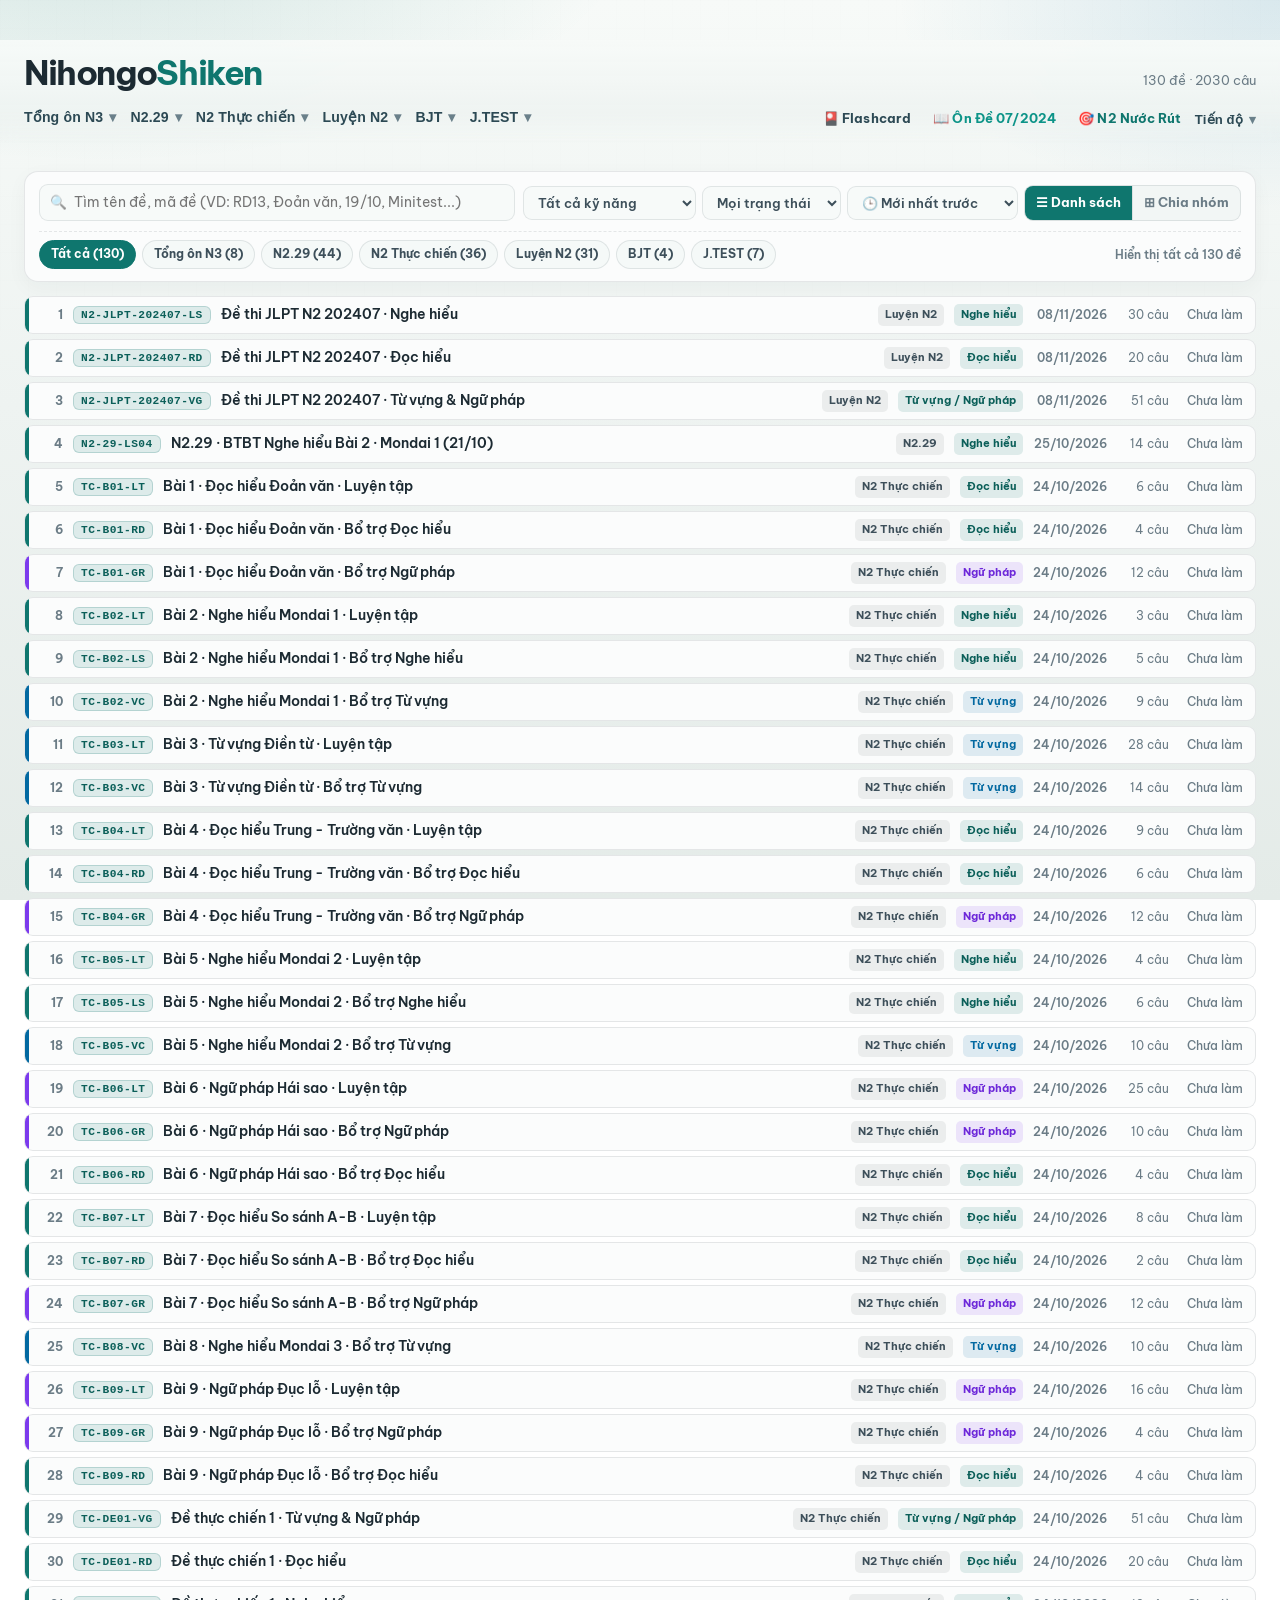
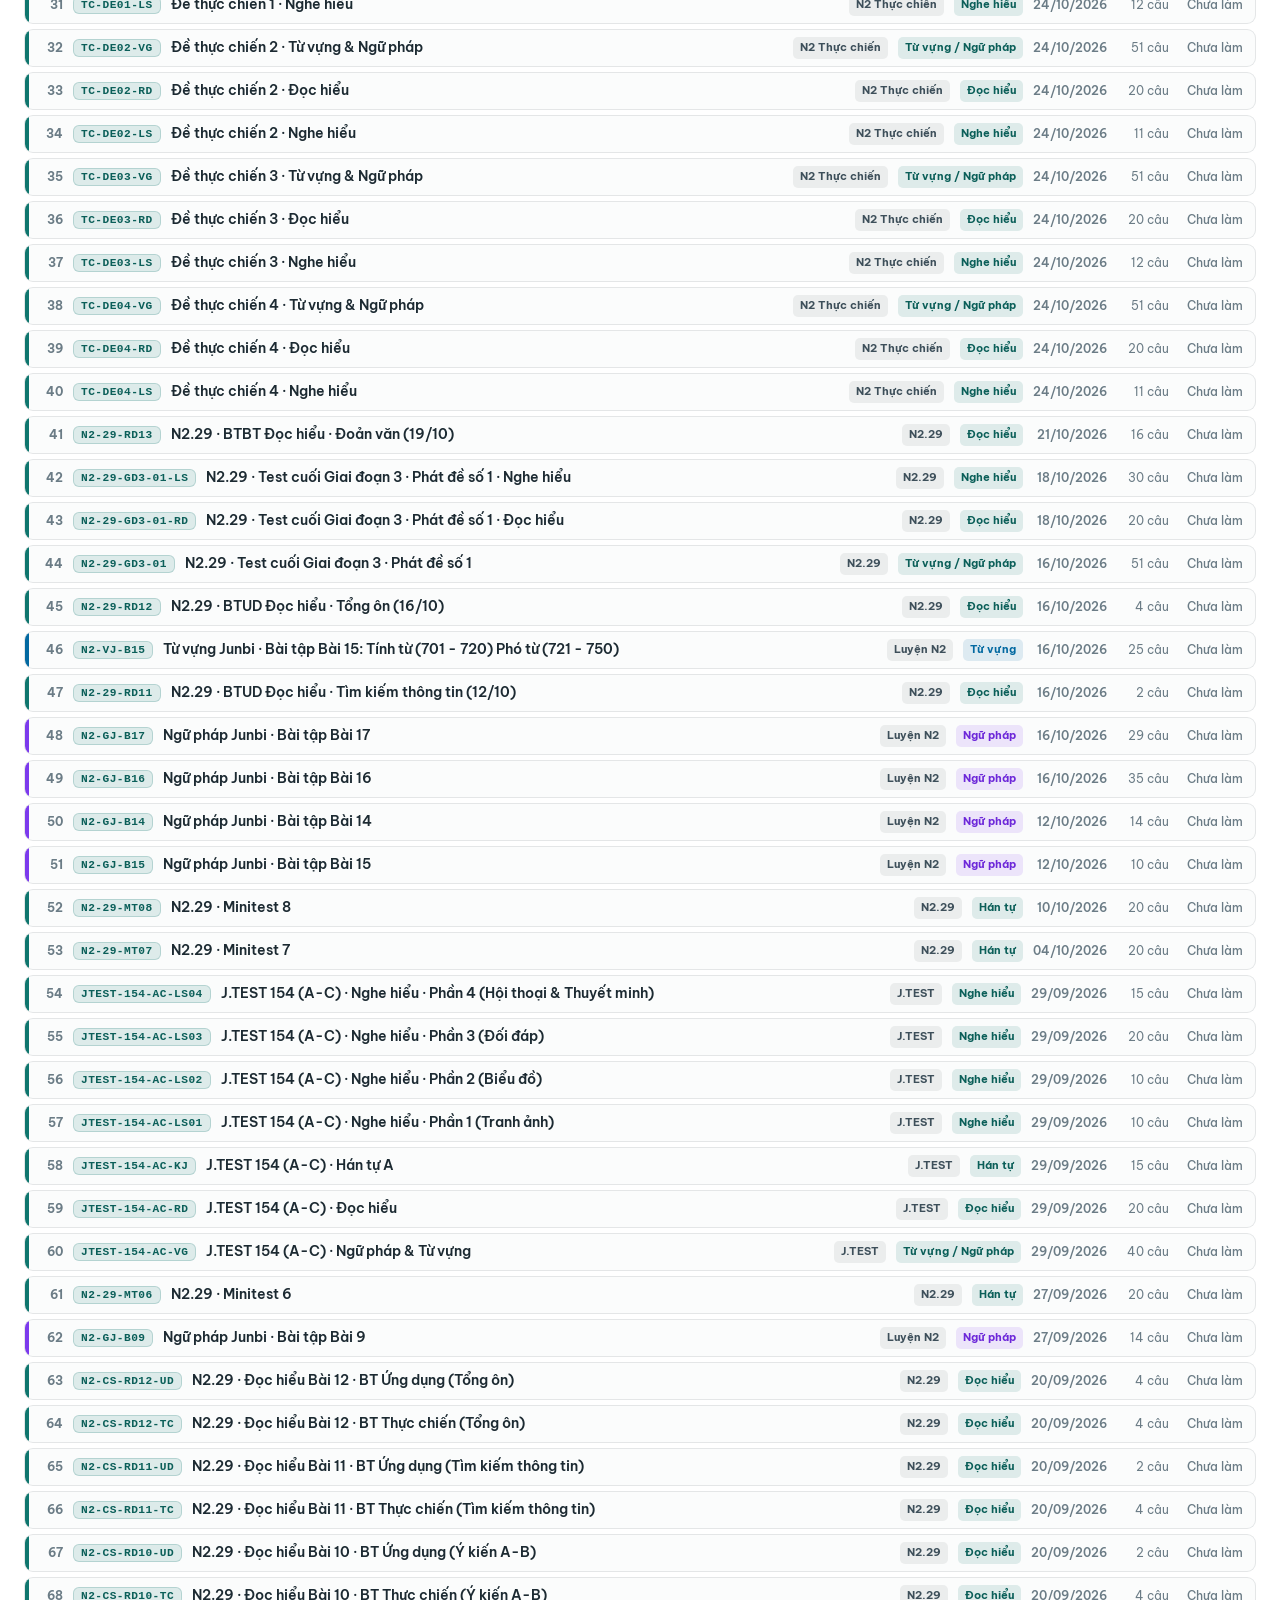
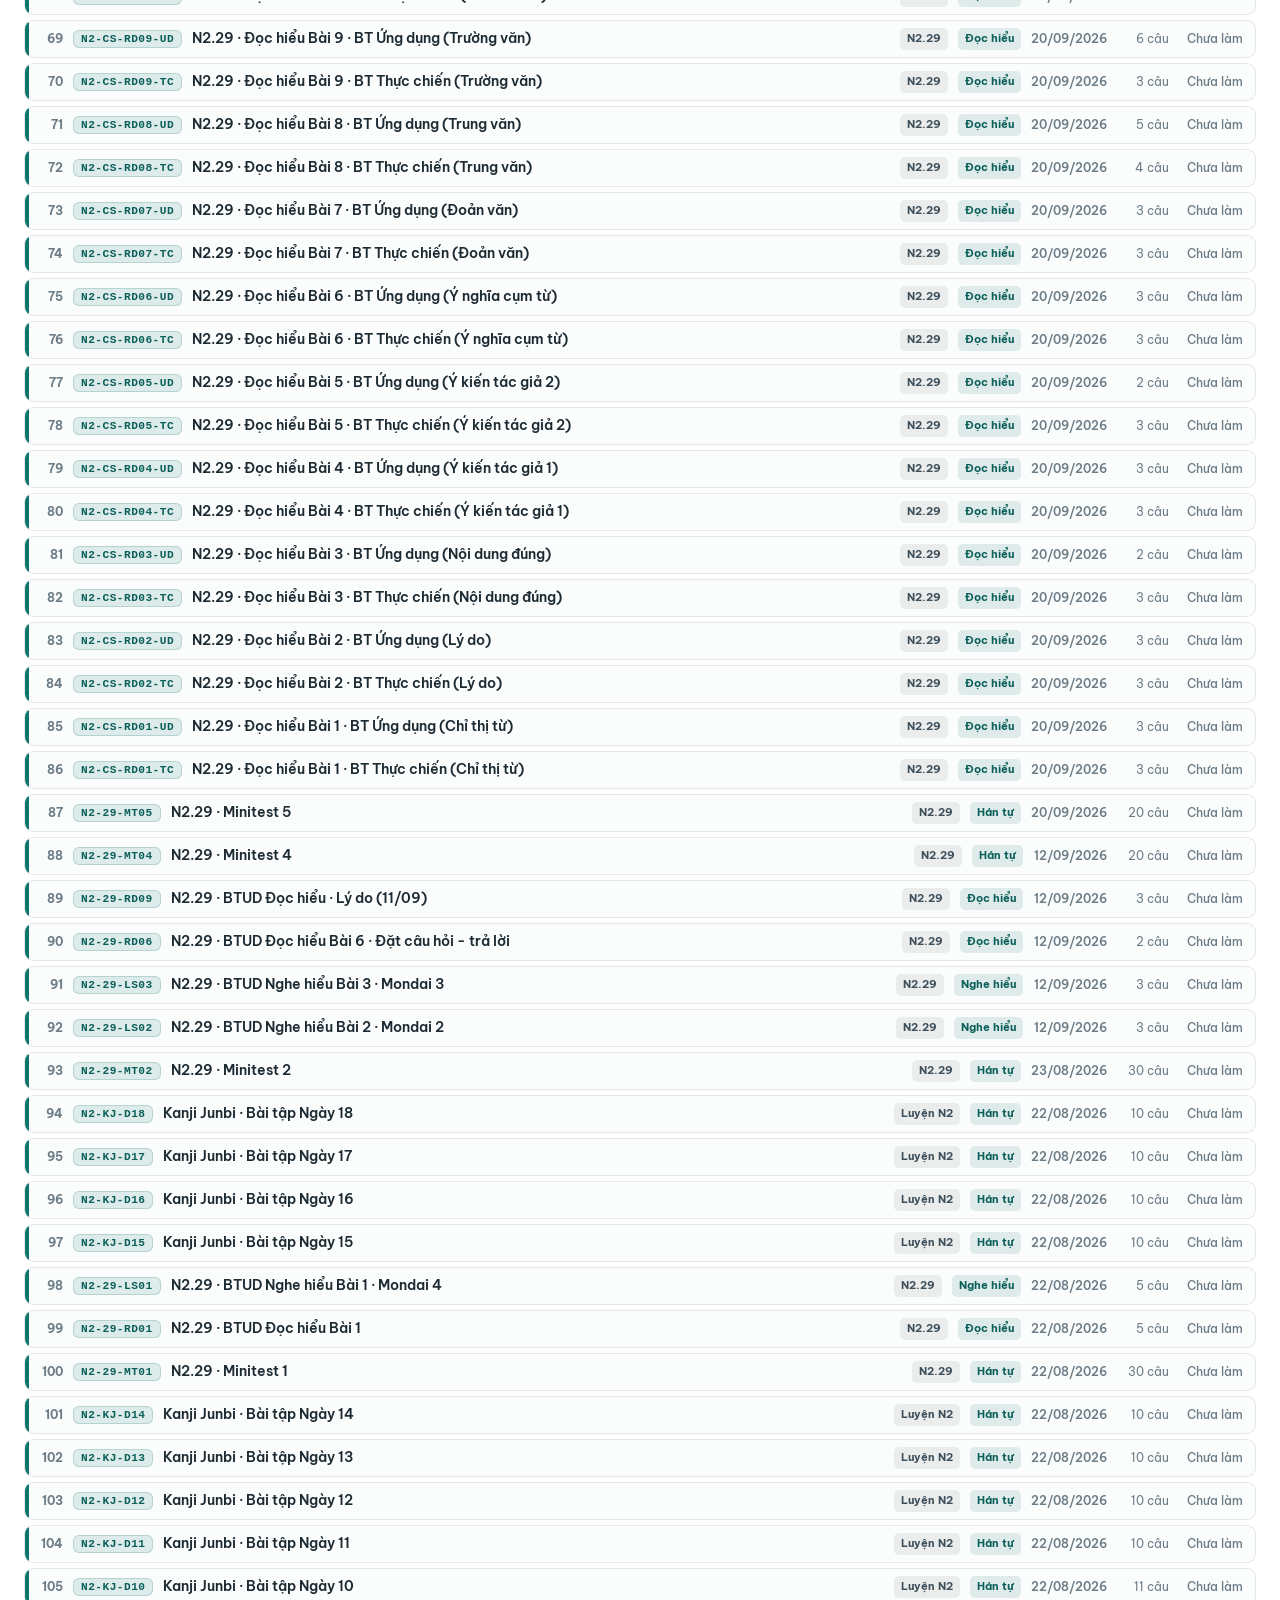
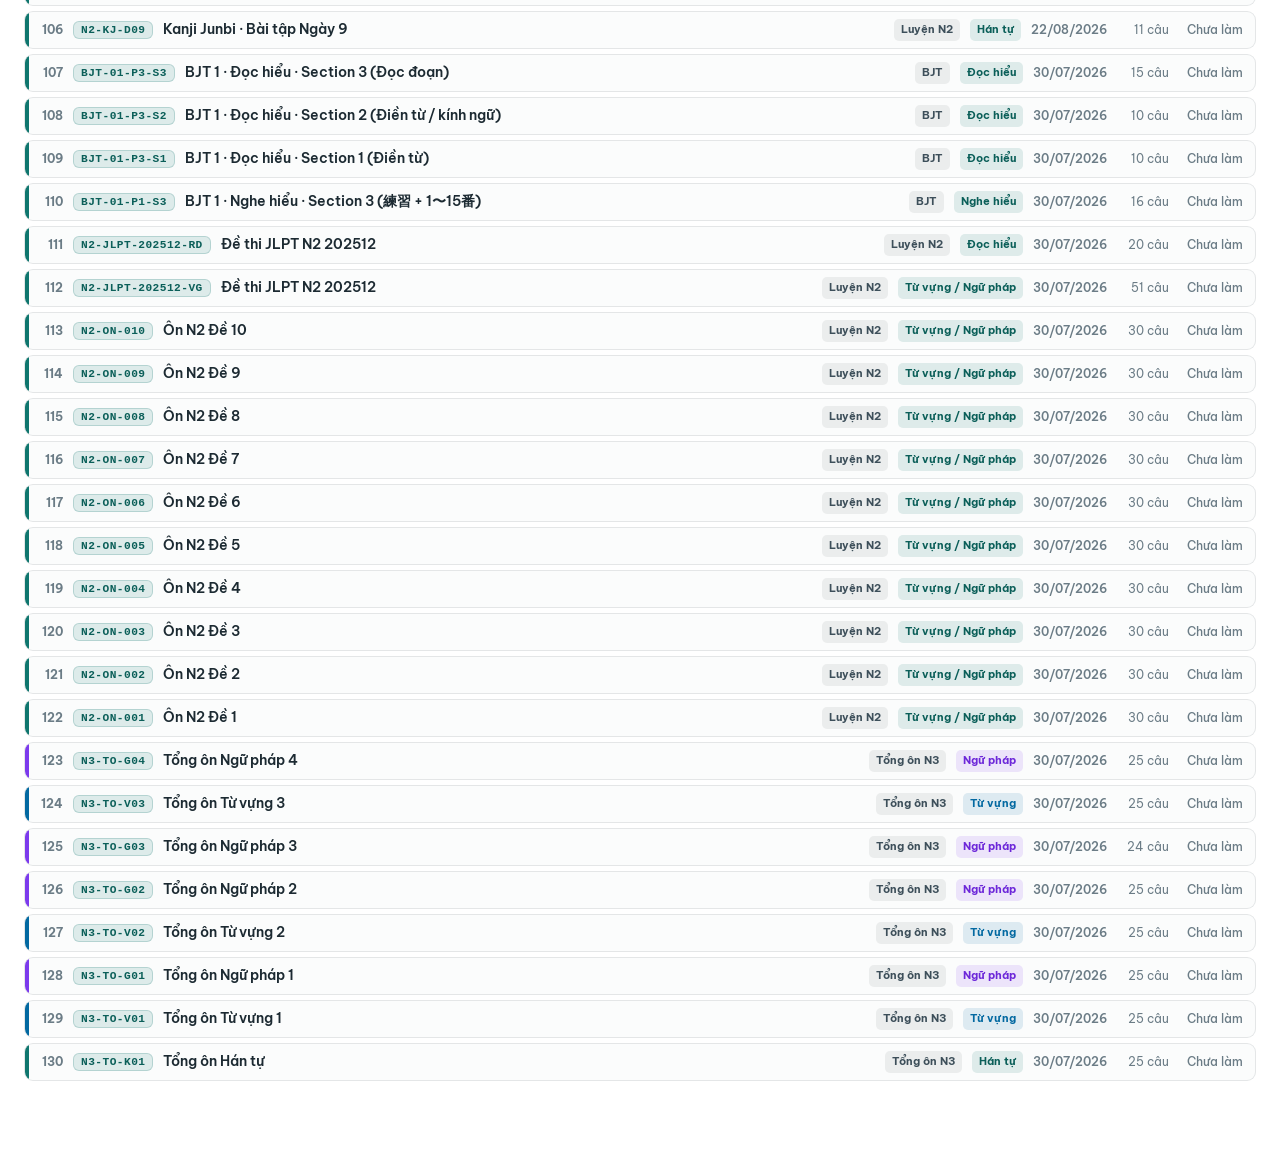
<file: index.html>
<!DOCTYPE html>
<html lang="vi">
<head>
  <meta charset="UTF-8">
  <meta name="viewport" content="width=device-width, initial-scale=1.0">
  <title>NihongoShiken.Lite</title>
  <meta name="description" content="Luyện JLPT: Tổng ôn N3. Chọn đáp án biết đúng/sai ngay.">
  <link rel="icon" type="image/svg+xml" href="data:image/svg+xml,%3Csvg xmlns='http://www.w3.org/2000/svg' viewBox='0 0 64 64'%3E%3Crect width='64' height='64' rx='14' fill='%230f766e'/%3E%3Ctext x='32' y='42' text-anchor='middle' fill='white' font-size='20' font-family='Segoe UI,sans-serif' font-weight='700'%3EN3%3C/text%3E%3C/svg%3E">
  <link rel="preconnect" href="https://fonts.googleapis.com">
  <link rel="preconnect" href="https://fonts.gstatic.com" crossorigin>
  <link href="https://fonts.googleapis.com/css2?family=Be+Vietnam+Pro:wght@500;600;700;800&family=Zen+Kaku+Gothic+New:wght@400;500;700&display=swap" rel="stylesheet">
  <link rel="stylesheet" href="css/styles.css?v=20261024_02">
</head>
<body>
  <div class="app">
    <header class="site-header">
      <div class="brand" id="brand" title="Về danh sách đề">
        <h1>Nihongo<span>Shiken</span></h1>
      </div>
      <div class="header-meta" id="header-meta">Đang tải…</div>
      <nav class="top-nav" id="top-nav" aria-label="Điều hướng đề thi">
        <div class="top-nav-links" id="top-nav-links"></div>
        <div class="header-tools">
          <a href="flashcards.html" class="nav-header-tool" title="Ôn tập từ vựng & ngữ pháp với Flashcard">🎴 Flashcard</a>
          <a href="n2-07-2024-review.html" class="nav-header-tool" title="Tổng hợp kiến thức & giải đề N2 07/2024" style="color: #0d9488; font-weight: 700;">📖 Ôn Đề 07/2024</a>
          <a href="n2-sprint.html" class="nav-header-tool" title="Chiến dịch 28 ngày N2 Nước Rút (Đề thi 2010–2024)" style="color: var(--accent); font-weight: 700;">🎯 N2 Nước Rút</a>
          <div class="nav-group nav-group-tools" id="progress-menu-group">
            <button type="button" class="nav-trigger">Tiến độ</button>
            <div class="nav-list nav-list-tools">
              <button type="button" class="nav-link nav-link-tool" id="btn-import-progress">
                <span class="nav-link-title">Import</span>
              </button>
              <button type="button" class="nav-link nav-link-tool" id="btn-export-progress">
                <span class="nav-link-title">Export</span>
              </button>
            </div>
          </div>
          <input type="file" id="progress-import-file" accept="application/json,.json" hidden>
        </div>
      </nav>
    </header>

    <section id="dashboard-view" class="view active">
      <div id="dashboard-root">
        <div class="status-banner">Đang tải danh sách đề…</div>
      </div>
    </section>

    <section id="quiz-view" class="view">
      <div class="quiz-top">
        <div class="quiz-top-row">
          <button type="button" class="btn btn-ghost" id="btn-back">← Danh sách</button>
          <div class="quiz-title-wrap">
            <button type="button" class="exam-code quiz-code" id="quiz-code" title="Nhấn để copy mã đề">—</button>
            <span class="quiz-title" id="quiz-title">Đề</span>
          </div>
        </div>
      </div>
      <div class="quiz-layout">
        <aside class="quiz-side">
          <div class="quiz-side-bar">
            <div class="quiz-stats">
              <span>Đã làm: <strong id="stat-answered">0/0</strong></span>
              <span>Đúng: <strong class="ok-num" id="stat-correct">0</strong></span>
            </div>
            <button type="button" class="btn btn-danger btn-reset-exam" id="btn-reset">Làm lại đề</button>
          </div>
          <div class="toc" id="toc" aria-label="Mục lục câu hỏi"></div>
        </aside>
        <div class="quiz-main" id="quiz-body"></div>
      </div>
    </section>
  </div>

  <script src="js/labels.js?v=20261024_02"></script>
  <script src="js/data-loader.js?v=20261108_01"></script>
  <script src="js/app.js?v=20261108_01"></script>
</body>
</html>
</file>
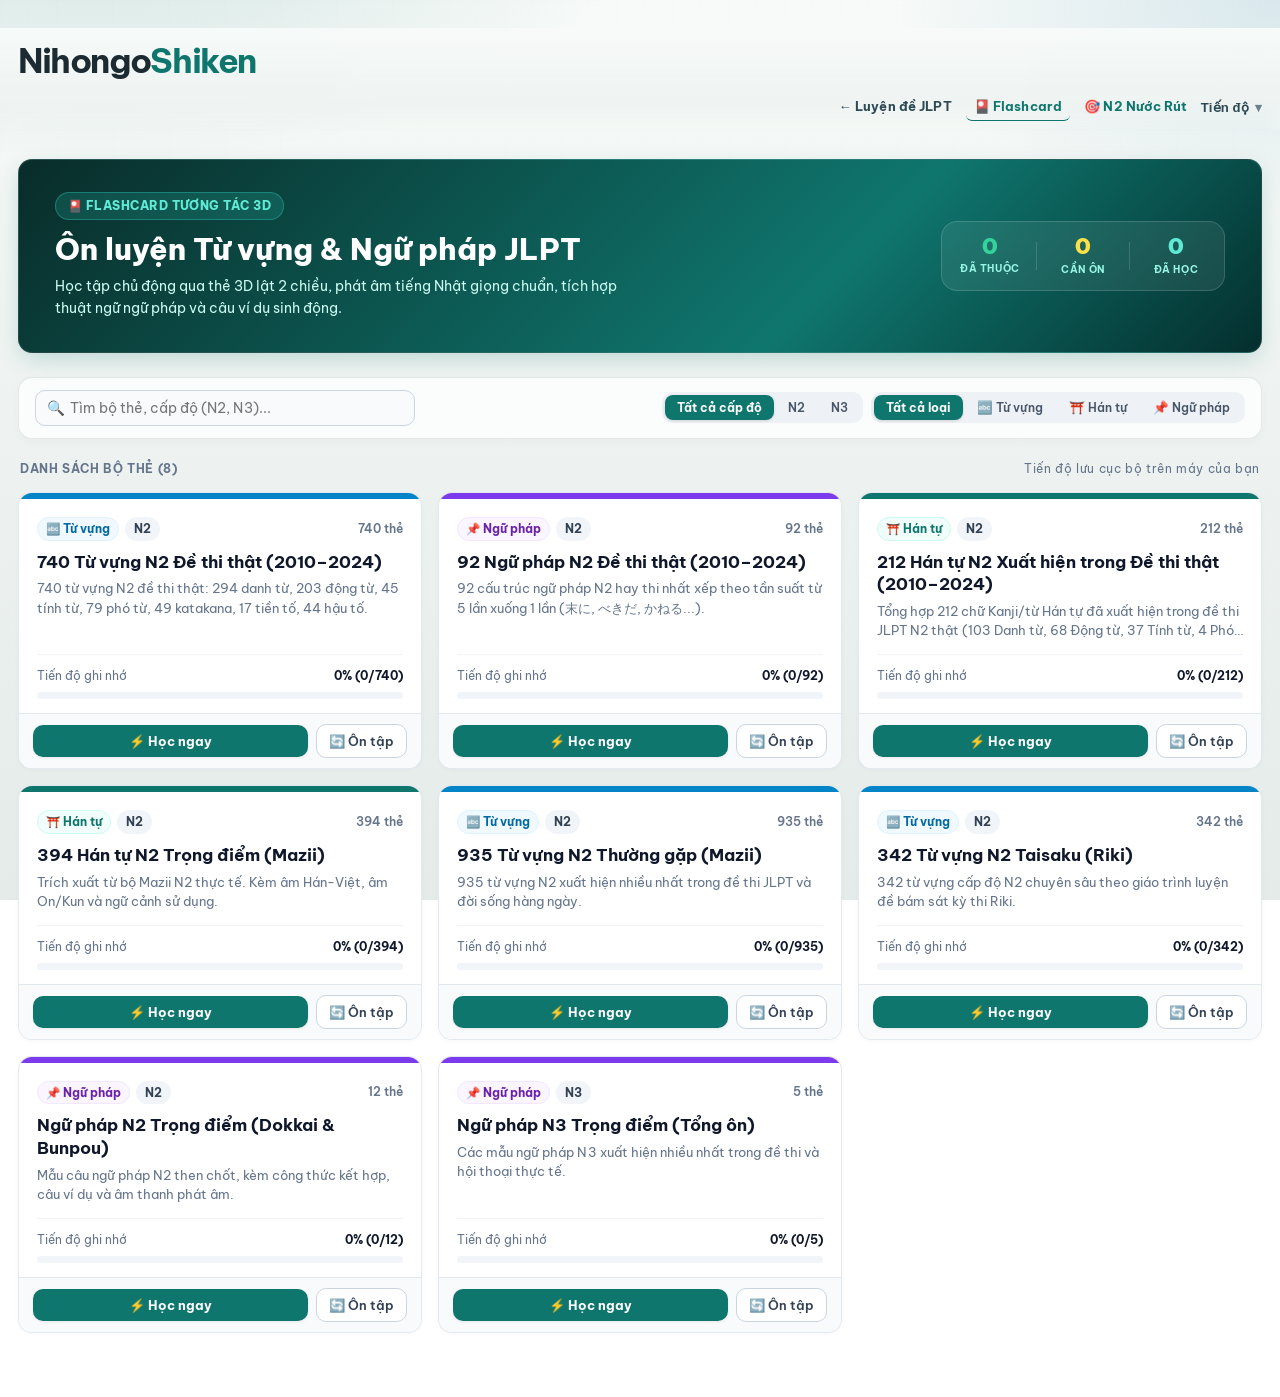
<file: flashcards.html>
<!DOCTYPE html>
<html lang="vi">
<head>
  <meta charset="UTF-8">
  <meta name="viewport" content="width=device-width, initial-scale=1.0">
  <title>Flashcard Học Từ Vựng & Ngữ Pháp | NihongoShiken</title>
  <meta name="description" content="Ôn luyện từ vựng, Hán tự và ngữ pháp tiếng Nhật JLPT qua thẻ Flashcard 3D thông minh, phát âm tiếng Nhật và lặp lại ngắt quãng (SRS).">
  <link rel="icon" type="image/svg+xml" href="data:image/svg+xml,%3Csvg xmlns='http://www.w3.org/2000/svg' viewBox='0 0 64 64'%3E%3Crect width='64' height='64' rx='14' fill='%230f766e'/%3E%3Ctext x='32' y='42' text-anchor='middle' fill='white' font-size='20' font-family='Segoe UI,sans-serif' font-weight='700'%3EN3%3C/text%3E%3C/svg%3E">
  
  <link rel="preconnect" href="https://fonts.googleapis.com">
  <link rel="preconnect" href="https://fonts.gstatic.com" crossorigin>
  <link href="https://fonts.googleapis.com/css2?family=Be+Vietnam+Pro:wght@400;500;600;700;800&family=Zen+Kaku+Gothic+New:wght@400;500;700;900&display=swap" rel="stylesheet">
  
  <link rel="stylesheet" href="css/styles.css?v=20261010_03">
  <link rel="stylesheet" href="css/flashcards.css?v=20261010_03">
</head>
<body>
  <div class="app fc-app">

    <!-- ======================================================== -->
    <!-- SITE HEADER -->
    <!-- ======================================================== -->
    <header class="site-header">
      <div class="brand" id="brand" onclick="location.href='index.html'" title="Về trang chủ đề thi">
        <h1>Nihongo<span>Shiken</span></h1>
      </div>

      <nav class="top-nav" id="top-nav" aria-label="Điều hướng Flashcard">
        <div class="header-tools">
          <a href="index.html" class="nav-header-tool" title="Về trang chủ đề thi">← Luyện đề JLPT</a>
          <span class="nav-header-tool active" style="color: var(--accent); cursor: default; border-bottom-color: var(--accent);">🎴 Flashcard</span>
          <a href="n2-sprint.html" class="nav-header-tool" title="Chiến dịch 28 ngày N2 Nước Rút (Đề thi 2010–2024)" style="color: var(--accent); font-weight: 700;">🎯 N2 Nước Rút</a>
          <div class="nav-group nav-group-tools" id="progress-menu-group">
            <button type="button" class="nav-trigger" id="btn-progress-trigger">Tiến độ</button>
            <div class="nav-list nav-list-tools">
              <button type="button" class="nav-link nav-link-tool" id="btn-export-progress">
                <span class="nav-link-title">💾 Xuất sao lưu</span>
              </button>
              <button type="button" class="nav-link nav-link-tool" id="btn-import-progress">
                <span class="nav-link-title">📥 Nhập tiến độ</span>
              </button>
            </div>
          </div>
          <input type="file" id="progress-import-file" accept="application/json,.json" hidden>
        </div>
      </nav>
    </header>

    <!-- ======================================================== -->
    <!-- HERO BANNER -->
    <!-- ======================================================== -->
    <section class="fc-hero">
      <div class="fc-hero-text">
        <div class="fc-hero-badge">🎴 Flashcard Tương Tác 3D</div>
        <h2 class="fc-hero-title">Ôn luyện Từ vựng & Ngữ pháp JLPT</h2>
        <p class="fc-hero-desc">
          Học tập chủ động qua thẻ 3D lật 2 chiều, phát âm tiếng Nhật giọng chuẩn, tích hợp thuật ngữ ngữ pháp và câu ví dụ sinh động.
        </p>
      </div>

      <div class="fc-stats-widget">
        <div class="fc-stat-col ok">
          <div class="fc-stat-num" id="stat-mastered">0</div>
          <div class="fc-stat-label">Đã thuộc</div>
        </div>
        <div class="fc-stat-divider"></div>
        <div class="fc-stat-col warn">
          <div class="fc-stat-num" id="stat-learning">0</div>
          <div class="fc-stat-label">Cần ôn</div>
        </div>
        <div class="fc-stat-divider"></div>
        <div class="fc-stat-col info">
          <div class="fc-stat-num" id="stat-total-learned">0</div>
          <div class="fc-stat-label">Đã học</div>
        </div>
      </div>
    </section>

    <!-- ======================================================== -->
    <!-- TOOLBAR: SEARCH & FILTERS -->
    <!-- ======================================================== -->
    <section class="fc-toolbar">
      <div class="fc-search-wrap">
        <span class="fc-search-icon">🔍</span>
        <input 
          type="text" 
          id="search-input" 
          class="fc-search-input" 
          placeholder="Tìm bộ thẻ, cấp độ (N2, N3)..."
          autocomplete="off"
        >
      </div>

      <div class="fc-filters">
        <!-- Level Filter -->
        <div class="fc-pill-group">
          <button type="button" class="fc-pill-btn filter-btn-level active" data-level="all">Tất cả cấp độ</button>
          <button type="button" class="fc-pill-btn filter-btn-level" data-level="N2">N2</button>
          <button type="button" class="fc-pill-btn filter-btn-level" data-level="N3">N3</button>
        </div>

        <!-- Type Filter -->
        <div class="fc-pill-group">
          <button type="button" class="fc-pill-btn filter-btn-type active" data-type="all">Tất cả loại</button>
          <button type="button" class="fc-pill-btn filter-btn-type" data-type="vocabulary">🔤 Từ vựng</button>
          <button type="button" class="fc-pill-btn filter-btn-type" data-type="kanji">⛩️ Hán tự</button>
          <button type="button" class="fc-pill-btn filter-btn-type" data-type="grammar">📌 Ngữ pháp</button>
        </div>
      </div>
    </section>

    <!-- ======================================================== -->
    <!-- DECKS LIST -->
    <!-- ======================================================== -->
    <div class="fc-section-head">
      <span>Danh Sách Bộ Thẻ (<span id="visible-count">0</span>)</span>
      <span style="font-weight: normal; text-transform: none;">Tiến độ lưu cục bộ trên máy của bạn</span>
    </div>

    <div class="fc-grid" id="decks-container">
      <!-- Injected by js/flashcards.js -->
    </div>

    <!-- Empty State -->
    <div class="fc-empty-box" id="empty-state" style="display: none;">
      <div class="fc-empty-icon">🔍</div>
      <h3 class="fc-empty-title">Không tìm thấy bộ thẻ nào</h3>
      <p class="fc-empty-desc">Vui lòng thay đổi từ khóa hoặc bỏ lọc cấp độ / loại thẻ.</p>
      <button type="button" class="fc-btn-study" id="btn-reset-filters" style="display:inline-flex; width:auto; margin:0 auto;">
        Xem tất cả bộ thẻ
      </button>
    </div>

  </div>

  <!-- ======================================================== -->
  <!-- MODAL: INTERACTIVE FLASHCARD STUDY PLAYER -->
  <!-- ======================================================== -->
  <div class="fc-modal-overlay hidden" id="study-modal">
    <div class="fc-player-modal">
      
      <!-- Player Header -->
      <div class="fc-player-head">
        <div class="fc-player-info">
          <span class="fc-badge" id="player-badge"></span>
          <div class="fc-player-titles">
            <h3 id="player-deck-title">Đang tải...</h3>
            <div class="fc-player-sub" id="player-counter">Thẻ 1 / 10</div>
          </div>
        </div>

        <div class="fc-player-tools">
          <!-- Direction toggle -->
          <button type="button" class="fc-btn-tool" id="btn-toggle-direction" title="Đổi mặt câu hỏi">
            ⇄ <span id="label-direction">Nhật ➔ Việt</span>
          </button>

          <!-- Help Shortcuts Button & Popover -->
          <div style="position: relative;">
            <button type="button" class="fc-btn-tool icon-only" id="btn-help-shortcuts" title="Xem phím tắt">?</button>
            <div class="fc-popover hidden" id="help-popover">
              <div class="fc-popover-head">
                <span>💡 Phím tắt học thẻ</span>
                <button type="button" class="fc-btn-close" id="btn-close-help" style="padding:0; font-size:1rem;">&times;</button>
              </div>
              <div class="fc-popover-row">
                <span>Lật mặt thẻ:</span>
                <span class="fc-kbd">Space / Click</span>
              </div>
              <div class="fc-popover-row">
                <span>Thẻ trước / sau:</span>
                <span class="fc-kbd">← / →</span>
              </div>
              <div style="border-top:1px solid #f1f5f9; padding-top:6px; display:flex; flex-direction:column; gap:6px;">
                <div style="font-size:0.68rem; font-weight:700; color:#94a3b8; text-transform:uppercase;">Đánh giá nhớ:</div>
                <div class="fc-popover-row">
                  <span>🔴 Chưa thuộc:</span>
                  <span class="fc-kbd">Phím 1</span>
                </div>
                <div class="fc-popover-row">
                  <span>🟡 Chưa chắc:</span>
                  <span class="fc-kbd">Phím 2</span>
                </div>
                <div class="fc-popover-row">
                  <span>🟢 Đã thuộc:</span>
                  <span class="fc-kbd">Phím 3</span>
                </div>
              </div>
              <div class="fc-popover-row" style="border-top:1px solid #f1f5f9; padding-top:6px;">
                <span>Thoát:</span>
                <span class="fc-kbd">Esc</span>
              </div>
            </div>
          </div>

          <!-- Close button -->
          <button type="button" class="fc-btn-close" id="btn-close-player" title="Đóng">&times;</button>
        </div>
      </div>

      <!-- Slim Progress Bar -->
      <div class="fc-player-bar-wrap">
        <div class="fc-player-bar" id="player-progress-bar" style="width: 10%;"></div>
      </div>

      <!-- Player Stage -->
      <div class="fc-player-stage">
        
        <!-- Center Stage: [ < ] [ 3D Flashcard ] [ > ] -->
        <div class="fc-card-row">
          <button type="button" class="fc-nav-arrow" id="btn-prev-card" title="Thẻ trước (←)" aria-label="Thẻ trước">‹</button>

          <div class="fc-flip-card" id="flashcard-element">
            
            <!-- FRONT SIDE -->
            <div class="fc-card-face front" id="card-front">
              <div class="fc-face-top">
                <span class="fc-tag-face">MẶT TRƯỚC</span>
                <span>Bấm vào thẻ hoặc phím Space để lật</span>
              </div>

              <div class="fc-face-center">
                <div class="fc-term-display" id="card-term"></div>
                <div class="fc-hint-display" id="card-front-hint"></div>
              </div>

              <div>
                <button type="button" class="fc-btn-speak" id="btn-speak-front">
                  <span>🔊 Phát âm (Audio)</span>
                </button>
              </div>
            </div>

            <!-- BACK SIDE -->
            <div class="fc-card-face back" id="card-back">
              <div class="fc-face-top">
                <span class="fc-tag-face back-tag">MẶT SAU (KẾT QUẢ)</span>
                <button type="button" class="fc-btn-tool icon-only" id="btn-speak-back" title="Nghe phát âm">🔊</button>
              </div>

              <div class="fc-back-body">
                <div class="fc-reading-display" id="card-reading"></div>
                <div class="fc-hanviet-tag" id="card-hanviet-wrap" style="display:none;">
                  Âm Hán-Việt: <span id="card-hanviet"></span>
                </div>
                <div class="fc-meaning-display" id="card-meaning"></div>

                <!-- Grammar rule -->
                <div class="fc-formation-box" id="card-formation-wrap" style="display:none;">
                  <div class="fc-formation-title">📌 Cách kết hợp:</div>
                  <div class="fc-formation-text" id="card-formation"></div>
                </div>

                <!-- Example Sentence with dedicated audio button -->
                <div class="fc-example-box" id="card-example-wrap" style="display:none;">
                  <div class="fc-example-head">
                    <div class="fc-example-ja" id="card-example-ja"></div>
                    <button type="button" class="fc-btn-speak-ex" id="btn-speak-example" title="Nghe câu ví dụ">
                      <span>🔊 Đọc ví dụ</span>
                    </button>
                  </div>
                  <div class="fc-example-vi" id="card-example-vi"></div>
                </div>
              </div>

              <div class="fc-flip-hint">Bấm vào thẻ để lật lại mặt trước</div>
            </div>

          </div>

          <button type="button" class="fc-nav-arrow" id="btn-next-card" title="Thẻ tiếp theo (→)" aria-label="Thẻ sau">›</button>
        </div>

        <!-- 3 Equal-Width Rating Buttons Row (Matching card width) -->
        <div class="fc-ratings-row">
          <button type="button" class="fc-rating-btn again" id="btn-rating-again">
            <span class="fc-rating-title">🔴 Chưa thuộc</span>
            <span class="fc-rating-sub">Học lại</span>
          </button>

          <button type="button" class="fc-rating-btn hard" id="btn-rating-hard">
            <span class="fc-rating-title">🟡 Chưa chắc</span>
            <span class="fc-rating-sub">Ôn thêm</span>
          </button>

          <button type="button" class="fc-rating-btn good" id="btn-rating-good">
            <span class="fc-rating-title">🟢 Đã thuộc</span>
            <span class="fc-rating-sub">Đã nhớ</span>
          </button>
        </div>

      </div>

    </div>
  </div>

  <script src="js/flashcards.js?v=20261010_02"></script>
</body>
</html>
</file>
<file: css/styles.css>
:root {
  --ink: #1c2a32;
  --ink-soft: #3d4f5a;
  --muted: #6b7c86;
  --paper: #eef3f1;
  --paper-2: #e4ebe8;
  --surface: rgba(255, 255, 255, 0.78);
  --surface-solid: #fbfcfc;
  --line: rgba(28, 42, 50, 0.1);
  --accent: #0f766e;
  --accent-deep: #0b5f59;
  --accent-wash: rgba(15, 118, 110, 0.12);
  --ok: #1f7a4d;
  --ok-bg: rgba(31, 122, 77, 0.12);
  --bad: #c2410c;
  --bad-bg: rgba(194, 65, 12, 0.12);
  --kanji: #0f766e;
  --vocab: #0369a1;
  --grammar: #7c3aed;
  --radius: 14px;
  --font-ui: "Be Vietnam Pro", "Segoe UI", "Helvetica Neue", Arial, sans-serif;
  --font-ja: "Zen Kaku Gothic New", "Hiragino Sans", "Noto Sans JP", Meiryo, sans-serif;
  --ease: cubic-bezier(0.22, 1, 0.36, 1);
}

* {
  box-sizing: border-box;
  margin: 0;
  padding: 0;
}

html {
  scroll-behavior: smooth;
}

body {
  font-family: var(--font-ui);
  color: var(--ink);
  line-height: 1.55;
  min-height: 100vh;
  background:
    radial-gradient(900px 420px at 8% -10%, rgba(15, 118, 110, 0.16), transparent 60%),
    radial-gradient(700px 380px at 100% 0%, rgba(3, 105, 161, 0.12), transparent 55%),
    linear-gradient(180deg, #f7faf8 0%, var(--paper) 45%, var(--paper-2) 100%);
  background-attachment: fixed;
}

body::before {
  content: "";
  position: fixed;
  inset: 0;
  pointer-events: none;
  opacity: 0.35;
  background-image:
    linear-gradient(rgba(28, 42, 50, 0.03) 1px, transparent 1px),
    linear-gradient(90deg, rgba(28, 42, 50, 0.03) 1px, transparent 1px);
  background-size: 28px 28px;
  mask-image: linear-gradient(180deg, rgba(0, 0, 0, 0.55), transparent 85%);
}

.app {
  position: relative;
  z-index: 1;
  width: 100%;
  margin: 0 auto;
  padding: 28px 18px 64px;
}

.site-header {
  display: flex;
  flex-wrap: wrap;
  align-items: flex-end;
  justify-content: space-between;
  gap: 12px 20px;
  margin-bottom: 28px;
  animation: rise 0.55s var(--ease) both;
  position: sticky;
  top: 0;
  z-index: 30;
  padding: 14px 0 10px;
  background: linear-gradient(
    180deg,
    rgba(247, 250, 248, 0.96) 0%,
    rgba(238, 243, 241, 0.94) 70%,
    rgba(238, 243, 241, 0) 100%
  );
  backdrop-filter: blur(8px);
  margin-left: -18px;
  margin-right: -18px;
  padding-left: 18px;
  padding-right: 18px;
}

.brand {
  cursor: pointer;
  user-select: none;
}

.brand h1 {
  font-family: var(--font-ui);
  font-size: clamp(1.7rem, 4vw, 2.15rem);
  font-weight: 700;
  letter-spacing: -0.04em;
  line-height: 1.1;
  color: var(--ink);
}

.brand h1 span {
  color: var(--accent);
}

.header-meta {
  font-size: 0.84rem;
  color: var(--muted);
  background: transparent;
  border: 0;
  padding: 0;
}

.header-ai-notice {
  flex: 1 1 auto;
  font-size: 0.72rem;
  font-weight: 600;
  line-height: 1.25;
  color: #fde047;
  background: #b91c1c;
  padding: 4px 8px;
  border-radius: 4px;
  text-align: center;
  max-width: max-content;
}

.header-tools {
  width: auto;
  display: flex;
  gap: 6px;
  align-items: center;
  justify-content: flex-end;
  margin-left: auto;
}

.nav-group-tools .nav-trigger {
  font-size: 0.82rem;
}

.nav-list-tools {
  min-width: 140px;
  width: 160px;
  max-width: 220px;
  padding: 6px 8px;
}

.nav-link-tool {
  border-bottom: 0;
  margin-bottom: 0;
}

.top-nav {
  width: 100%;
  flex: 1 1 100%;
  display: flex;
  align-items: flex-start;
  justify-content: space-between;
  gap: 10px 14px;
  order: 3;
}

.top-nav-links {
  display: flex;
  flex-wrap: wrap;
  gap: 14px;
}

.nav-group {
  position: relative;
  min-width: 0;
}

.nav-trigger {
  width: auto;
  border: 0;
  background: transparent;
  text-align: left;
  cursor: pointer;
  padding: 4px 0;
  font-size: 0.88rem;
  font-weight: 700;
  color: #2c4954;
  user-select: none;
  letter-spacing: 0.01em;
  border-bottom: 1px solid transparent;
  transition: color 0.14s var(--ease), border-color 0.14s var(--ease);
}

.nav-trigger::after {
  content: "▾";
  margin-left: 6px;
  color: #6a808a;
  font-weight: 800;
}

.nav-group.open .nav-trigger {
  color: var(--accent-deep);
  border-bottom-color: rgba(15, 118, 110, 0.35);
}

.nav-list {
  position: absolute;
  left: 0;
  top: 100%;
  z-index: 35;
  width: max-content;
  max-width: min(95vw, 1140px);
  max-height: calc(85vh - 60px);
  border: 1px solid var(--line);
  border-radius: 12px;
  background: #ffffff;
  box-shadow: 0 16px 36px rgba(28, 42, 50, 0.16);
  padding: 12px 14px;
  display: none;
  overflow-y: auto;
  overflow-x: auto;
}

.nav-group.open .nav-list {
  display: flex;
  flex-direction: row;
  align-items: flex-start;
  gap: 16px;
}

.nav-list-tools {
  left: auto;
  right: 0;
  min-width: 140px;
  width: 160px;
  max-width: 220px;
  padding: 6px 8px;
  flex-direction: column !important;
}

.nav-link {
  width: 100%;
  display: flex;
  align-items: baseline;
  gap: 8px;
  border: 0;
  background: transparent;
  text-align: left;
  padding: 6px 6px;
  border-radius: 4px;
  cursor: pointer;
  color: #30454f;
  break-inside: avoid;
  margin-bottom: 2px;
  border-bottom: 1px dashed rgba(28, 42, 50, 0.08);
  transition: all 0.14s var(--ease);
}

.nav-link:hover {
  background: #f0fdf4;
  color: var(--accent-deep);
  border-bottom-color: transparent;
}

.nav-link-title {
  font-size: 0.81rem;
  font-weight: 600;
  color: inherit;
  white-space: normal;
  word-break: break-word;
  overflow-wrap: anywhere;
  line-height: 1.35;
}

.nav-topic {
  min-width: 200px;
  max-width: 260px;
  flex: 0 0 auto;
}

.nav-topic + .nav-topic {
  margin-top: 0;
  border-left: 1px solid rgba(28, 42, 50, 0.09);
  padding-left: 16px;
}

.nav-topic-title {
  font-size: 0.74rem;
  text-transform: uppercase;
  letter-spacing: 0.05em;
  color: var(--muted);
  margin: 0 0 6px;
  padding-bottom: 4px;
  border-bottom: 1px solid rgba(28, 42, 50, 0.07);
  font-weight: 700;
}

.nav-topic-list {
  display: flex;
  flex-direction: column;
  gap: 2px;
}

.view {
  display: none;
}

.view.active {
  display: block;
  animation: rise 0.45s var(--ease) both;
}

.track-block {
  margin-bottom: 8px;
}

.track-title {
  font-size: 1.2rem;
  font-weight: 700;
  letter-spacing: -0.02em;
  margin-bottom: 4px;
}

.track-desc {
  font-size: 0.9rem;
  color: var(--muted);
  margin-bottom: 22px;
}

.topic-block {
  margin-bottom: 22px;
}

.topic-title {
  display: inline-flex;
  align-items: center;
  gap: 8px;
  font-size: 0.78rem;
  font-weight: 700;
  letter-spacing: 0.08em;
  text-transform: uppercase;
  color: var(--ink-soft);
  margin-bottom: 10px;
}

.topic-title::before {
  content: "";
  width: 10px;
  height: 10px;
  border-radius: 3px;
  background: var(--accent);
}

.topic-block[data-topic="kanji"] .topic-title::before { background: var(--kanji); }
.topic-block[data-topic="vocabulary"] .topic-title::before { background: var(--vocab); }
.topic-block[data-topic="grammar"] .topic-title::before { background: var(--grammar); }

.exam-grid {
  display: grid;
  grid-template-columns: repeat(auto-fill, minmax(240px, 1fr));
  gap: 12px;
}

.exam-card {
  position: relative;
  overflow: hidden;
  display: block;
  background: var(--surface-solid);
  border: 1px solid var(--line);
  border-radius: var(--radius);
  padding: 16px 16px 14px;
  text-align: left;
  cursor: pointer;
  width: 100%;
  font: inherit;
  color: inherit;
  transition: transform 0.22s var(--ease), border-color 0.22s var(--ease), box-shadow 0.22s var(--ease);
}

.exam-card:focus {
  outline: none;
}

.exam-card:focus-visible {
  box-shadow: 0 0 0 3px var(--accent-wash);
  border-color: rgba(15, 118, 110, 0.45);
}

.exam-card::before {
  content: "";
  position: absolute;
  left: 0;
  top: 0;
  bottom: 0;
  width: 4px;
  background: var(--accent);
}

.exam-card[data-topic="kanji"]::before { background: var(--kanji); }
.exam-card[data-topic="vocabulary"]::before { background: var(--vocab); }
.exam-card[data-topic="grammar"]::before { background: var(--grammar); }

.exam-card:hover {
  transform: translateY(-2px);
  border-color: rgba(15, 118, 110, 0.35);
  box-shadow: 0 12px 28px rgba(28, 42, 50, 0.08);
}

.exam-card:active {
  transform: translateY(0);
}

.exam-card h3 {
  font-size: 0.98rem;
  font-weight: 600;
  letter-spacing: -0.01em;
  margin-bottom: 10px;
  padding-right: 8px;
  line-height: 1.35;
}

.exam-code {
  appearance: none;
  display: inline-block;
  font-size: 0.72rem;
  font-weight: 700;
  letter-spacing: 0.04em;
  color: var(--accent-deep);
  background: var(--accent-wash);
  border: 1px solid rgba(15, 118, 110, 0.2);
  border-radius: 6px;
  padding: 3px 8px;
  margin-bottom: 8px;
  font-family: ui-monospace, "Cascadia Code", "Consolas", monospace;
  cursor: pointer;
  transition: background 0.15s ease, color 0.15s ease, border-color 0.15s ease;
}

.exam-code:hover {
  background: rgba(15, 118, 110, 0.18);
  border-color: rgba(15, 118, 110, 0.35);
}

.exam-code.copied {
  color: var(--ok);
  background: var(--ok-bg);
  border-color: rgba(31, 122, 77, 0.35);
}

.exam-card .exam-code {
  position: relative;
  z-index: 1;
  margin-bottom: 8px;
}

.quiz-code {
  margin-bottom: 0;
}

.exam-card .meta {
  font-size: 0.82rem;
  color: var(--muted);
  display: flex;
  flex-wrap: wrap;
  justify-content: space-between;
  gap: 6px 12px;
}

.exam-card .score {
  font-weight: 700;
  color: var(--ok);
}

.exam-card .score.empty {
  color: var(--muted);
  font-weight: 500;
}

.progress-bar {
  margin-top: 12px;
  height: 5px;
  background: rgba(28, 42, 50, 0.08);
  border-radius: 999px;
  overflow: hidden;
  display: flex;
}

.progress-bar .ok {
  background: var(--ok);
  height: 100%;
}

.progress-bar .bad {
  background: var(--bad);
  height: 100%;
}

.quiz-top {
  display: flex;
  flex-direction: column;
  gap: 12px;
  margin-bottom: 14px;
}

.quiz-top-row {
  display: flex;
  flex-wrap: wrap;
  align-items: center;
  gap: 8px 10px;
}

.btn {
  appearance: none;
  border: 1px solid var(--line);
  background: var(--surface-solid);
  color: var(--ink);
  border-radius: 10px;
  padding: 9px 14px;
  font: inherit;
  font-size: 0.88rem;
  font-weight: 600;
  cursor: pointer;
  transition: background 0.18s var(--ease), border-color 0.18s var(--ease), transform 0.18s var(--ease);
}

.btn:hover:not(:disabled) {
  background: #fff;
  border-color: rgba(15, 118, 110, 0.35);
}

.btn:active:not(:disabled) {
  transform: scale(0.98);
}

.btn:disabled {
  opacity: 0.4;
  cursor: not-allowed;
}

.btn-primary {
  background: var(--accent);
  border-color: var(--accent);
  color: #fff;
}

.btn-primary:hover:not(:disabled) {
  background: var(--accent-deep);
  border-color: var(--accent-deep);
}

.btn-ghost {
  background: transparent;
}

.btn-danger {
  color: var(--bad);
  border-color: rgba(194, 65, 12, 0.25);
  background: rgba(255, 255, 255, 0.55);
  font-family: var(--font-ui);
  white-space: nowrap;
}

.btn-reset-exam {
  flex-shrink: 0;
  padding: 6px 10px;
  font-size: 0.78rem;
}

.btn-copy-prompt {
  padding: 4px 9px;
  font-size: 0.72rem;
  font-weight: 600;
  border-radius: 8px;
  letter-spacing: 0.01em;
  flex-shrink: 0;
}

.quiz-title-wrap {
  display: flex;
  flex-wrap: wrap;
  align-items: center;
  gap: 8px;
  flex: 1;
  min-width: 140px;
}

.quiz-title-wrap .quiz-title {
  font-size: 1.05rem;
  font-weight: 700;
  letter-spacing: -0.02em;
}

.quiz-layout {
  display: flex;
  flex-direction: column;
  gap: 12px;
  align-items: stretch;
}

.quiz-main {
  min-width: 0;
  flex: 1;
}

.quiz-side {
  min-width: 0;
  width: 100%;
  display: flex;
  flex-direction: column;
  gap: 8px;
}

.quiz-side-bar {
  display: flex;
  flex-wrap: wrap;
  align-items: center;
  justify-content: space-between;
  gap: 8px 12px;
}

.quiz-stats {
  display: flex;
  flex-wrap: wrap;
  align-items: center;
  gap: 6px 8px;
}

.quiz-stats span {
  font-size: 0.8rem;
  color: var(--muted);
  background: var(--surface);
  border: 1px solid var(--line);
  border-radius: 8px;
  padding: 5px 10px;
}

.quiz-stats strong {
  color: var(--ink);
  font-weight: 700;
}

.quiz-stats .ok-num {
  color: var(--ok);
}

.toc {
  display: grid;
  grid-template-columns: repeat(auto-fill, minmax(34px, 1fr));
  gap: 5px;
  padding: 8px;
  width: 100%;
  max-width: 100%;
  box-sizing: border-box;
  overflow: hidden;
  background: var(--surface);
  border: 1px solid var(--line);
  border-radius: var(--radius);
  backdrop-filter: blur(8px);
}

.toc-btn {
  box-sizing: border-box;
  min-width: 0;
  width: 100%;
  aspect-ratio: 1 / 1;
  height: auto;
  min-height: 0;
  max-height: 36px;
  padding: 0;
  border-radius: 7px;
  border: 1px solid transparent;
  background: rgba(255, 255, 255, 0.7);
  font: inherit;
  font-size: 0.72rem;
  font-weight: 700;
  line-height: 1;
  cursor: pointer;
  color: var(--ink-soft);
  transition: background 0.15s var(--ease);
}

.toc-btn:hover {
  background: #fff;
}

.toc-btn.current {
  box-shadow: inset 0 0 0 2px var(--accent);
  color: var(--accent-deep);
  background: var(--accent-wash);
}

.toc-btn.correct {
  background: var(--ok-bg);
  color: var(--ok);
}

.toc-btn.incorrect {
  background: var(--bad-bg);
  color: var(--bad);
}

.toc-btn.picked {
  background: var(--accent-wash);
  color: var(--accent-deep);
}

.panel {
  background: var(--surface-solid);
  border: 1px solid var(--line);
  border-radius: calc(var(--radius) + 2px);
  padding: 20px 18px;
  box-shadow: 0 10px 30px rgba(28, 42, 50, 0.05);
}

.q-head {
  display: flex;
  align-items: center;
  justify-content: space-between;
  gap: 10px;
  margin-bottom: 12px;
}

.q-num {
  font-size: 0.78rem;
  font-weight: 800;
  letter-spacing: 0.06em;
  text-transform: uppercase;
  color: var(--accent);
  background: var(--accent-wash);
  padding: 5px 10px;
  border-radius: 8px;
}

.passage {
  background: linear-gradient(180deg, #f3f7f6, #eef4f2);
  border: 1px solid var(--line);
  border-radius: 12px;
  padding: 14px 16px;
  margin-bottom: 14px;
  font-family: var(--font-ja);
  font-size: 0.95rem;
  line-height: 1.85;
}

.passage-body {
  color: var(--ink);
}

.passage-p {
  margin: 0 0 0.9em;
}

.passage-p:last-child {
  margin-bottom: 0;
}

.passage-footnotes {
  margin-top: 14px;
  padding-top: 12px;
  border-top: 1px dashed var(--line);
  display: grid;
  grid-template-columns: repeat(2, minmax(0, 1fr));
  gap: 6px 20px;
}

.passage-footnotes-label {
  grid-column: 1 / -1;
  font-size: 0.72rem;
  font-weight: 700;
  letter-spacing: 0.06em;
  text-transform: uppercase;
  color: var(--muted);
  margin-bottom: 2px;
  font-family: var(--font-ui);
}

.passage-footnote {
  font-size: 0.88rem;
  line-height: 1.65;
  color: var(--ink-soft);
  padding-left: 0.35em;
}

.passage-label {
  font-size: 0.72rem;
  font-weight: 700;
  letter-spacing: 0.06em;
  text-transform: uppercase;
  color: var(--muted);
  margin-bottom: 6px;
  font-family: var(--font-ui);
}

.q-text {
  font-family: var(--font-ja);
  font-size: 1.12rem;
  font-weight: 500;
  margin-bottom: 18px;
  word-break: break-word;
  line-height: 1.7;
}

.q-text u,
.passage-body u {
  text-decoration: underline;
  text-underline-offset: 4px;
  text-decoration-thickness: 2px;
  font-weight: 600;
}

.options {
  display: grid;
  grid-template-columns: 1fr 1fr;
  gap: 9px;
}

.option {
  display: flex;
  align-items: flex-start;
  gap: 12px;
  width: 100%;
  min-width: 0;
  text-align: left;
  border: 1px solid var(--line);
  background: #fff;
  border-radius: 12px;
  padding: 13px 14px;
  font: inherit;
  font-family: var(--font-ja);
  cursor: pointer;
  transition: border-color 0.15s var(--ease), background 0.15s var(--ease), transform 0.15s var(--ease);
}

.option:hover:not(:disabled) {
  border-color: rgba(15, 118, 110, 0.45);
  background: #f3faf8;
  transform: none;
}

.option:disabled {
  cursor: default;
}

.option .idx {
  flex: 0 0 auto;
  width: 26px;
  height: 26px;
  border-radius: 8px;
  background: #eef3f1;
  display: inline-flex;
  align-items: center;
  justify-content: center;
  font-size: 0.78rem;
  font-weight: 800;
  color: var(--muted);
  font-family: var(--font-ui);
}

.option .label {
  flex: 1;
  min-width: 0;
  padding-top: 1px;
}

.option.correct {
  background: var(--ok-bg);
  border-color: rgba(31, 122, 77, 0.35);
}

.option.correct .idx {
  background: var(--ok);
  color: #fff;
}

.option.incorrect {
  background: var(--bad-bg);
  border-color: rgba(194, 65, 12, 0.35);
}

.option.incorrect .idx {
  background: var(--bad);
  color: #fff;
}

.option.dim {
  opacity: 0.5;
}

.option.picked {
  background: var(--accent-wash);
  border-color: rgba(15, 118, 110, 0.4);
}

.option.picked .idx {
  background: var(--accent);
  color: #fff;
}

.explain {
  display: none;
  margin-top: 18px;
  padding: 14px;
  border-radius: 12px;
  background: linear-gradient(180deg, #f7faf9, #eef4f2);
  border: 1px solid var(--line);
}

.explain.show {
  display: block;
  animation: rise 0.35s var(--ease) both;
}

.explain h4 {
  font-size: 0.75rem;
  font-weight: 800;
  letter-spacing: 0.06em;
  text-transform: uppercase;
  margin-bottom: 0;
  color: var(--muted);
}

.explain-head {
  display: flex;
  align-items: center;
  justify-content: space-between;
  gap: 10px;
  margin-bottom: 8px;
}

.btn-speak {
  padding: 4px 9px;
  font-size: 0.72rem;
  border-radius: 8px;
  flex-shrink: 0;
}

.listening-box {
  margin: 0 0 16px;
  padding: 14px;
  border-radius: 12px;
  border: 1px solid var(--line);
  background: linear-gradient(180deg, #f8fbfa, #eef5f2);
}

.listening-image {
  display: block;
  width: 100%;
  max-height: 280px;
  object-fit: contain;
  margin-bottom: 12px;
  border-radius: 8px;
  background: #fff;
}

.listening-controls {
  display: flex;
  flex-wrap: wrap;
  align-items: center;
  gap: 12px;
}

.listening-audio {
  width: min(100%, 360px);
}

.listening-hint {
  font-size: 0.82rem;
  color: var(--muted);
  line-height: 1.4;
}

.transcript {
  margin-top: 16px;
  padding: 14px;
  border-radius: 12px;
  border: 1px dashed var(--line);
  background: #fff;
}

.transcript-head {
  display: flex;
  align-items: center;
  justify-content: space-between;
  gap: 10px;
  margin-bottom: 10px;
}

.transcript-head .passage-label {
  margin-bottom: 0;
}

.transcript-line {
  margin: 0;
  line-height: 1.65;
  font-size: 0.98rem;
}

.transcript-turn {
  margin: 0 0 0.85em;
}

.transcript-turn:last-child {
  margin-bottom: 0;
}

.transcript-vi {
  margin: 0.15em 0 0;
  font-size: 0.86rem;
  line-height: 1.5;
  color: var(--muted);
}

.explain-body {
  font-size: 0.92rem;
  white-space: pre-wrap;
  word-break: break-word;
  color: var(--ink-soft);
}

.quiz-nav {
  display: flex;
  justify-content: space-between;
  gap: 10px;
  margin-top: 14px;
}

.status-banner {
  padding: 18px;
  border-radius: var(--radius);
  background: var(--surface);
  border: 1px solid var(--line);
  color: var(--muted);
}

.error {
  color: var(--bad);
}

@keyframes rise {
  from {
    opacity: 0;
    transform: translateY(8px);
  }
  to {
    opacity: 1;
    transform: translateY(0);
  }
}

@media (min-width: 720px) {
  .app {
    padding: 40px 24px 80px;
  }

  .site-header {
    margin-left: -24px;
    margin-right: -24px;
    padding-left: 24px;
    padding-right: 24px;
  }

  .panel {
    padding: 24px 22px;
  }

  .option {
    min-height: 52px;
  }

  .q-text {
    font-size: 1.18rem;
  }
}

@media (min-width: 800px) {
  .toc {
    grid-template-columns: repeat(var(--toc-cols, 25), minmax(0, 1fr));
  }

  .toc-btn {
    max-height: 38px;
  }
}

@media (max-width: 799px) {
  .top-nav {
    width: 100%;
    flex-direction: column;
    align-items: stretch;
    gap: 8px;
  }

  .header-tools {
    justify-content: flex-end;
    gap: 6px;
  }

  .top-nav-links {
    gap: 12px;
  }

  .nav-group {
    flex: 0 1 auto;
  }

  .nav-list {
    left: 0;
    right: auto;
    width: max-content;
    max-width: min(94vw, calc(100vw - 20px));
    min-width: 0;
    padding: 10px 12px;
  }

  .nav-group.open .nav-list {
    display: flex;
    flex-direction: row;
    align-items: flex-start;
    gap: 12px;
    overflow-x: auto;
    -webkit-overflow-scrolling: touch;
  }

  .nav-topic {
    min-width: 180px;
    max-width: 220px;
    flex: 0 0 auto;
  }

  .nav-topic + .nav-topic {
    margin-top: 0;
    border-left: 1px solid rgba(28, 42, 50, 0.08);
    padding-left: 12px;
  }

  .nav-link {
    width: 100%;
  }

  .nav-link-title {
    color: #2f4650;
  }

  .passage-footnotes {
    grid-template-columns: 1fr;
  }

  .option {
    padding: 12px 10px;
    gap: 8px;
  }

  .option .idx {
    width: 22px;
    height: 22px;
    font-size: 0.72rem;
  }
}

/* ========================================================
   HEADER TOOL NAVIGATION (Flashcards, etc.)
   ======================================================== */
.nav-header-tool {
  display: inline-flex;
  align-items: center;
  gap: 5px;
  text-decoration: none;
  font-size: 0.82rem;
  font-weight: 700;
  color: #2c4954;
  letter-spacing: 0.01em;
  padding: 4px 8px;
  border-radius: 6px;
  border-bottom: 1px solid transparent;
  transition: color 0.14s var(--ease), border-color 0.14s var(--ease), background 0.14s var(--ease);
}

.nav-header-tool:hover {
  color: var(--accent-deep);
  border-bottom-color: rgba(15, 118, 110, 0.35);
  background: rgba(15, 118, 110, 0.06);
}

.nav-header-tool.active {
  color: var(--accent);
}


/* ========================================================
   DASHBOARD TOOLBAR, FILTERS & LIST VIEW (1-LINE COMPACT)
   ======================================================== */
.dash-toolbar {
  display: flex;
  flex-direction: column;
  gap: 10px;
  padding: 12px 14px;
  margin-bottom: 14px;
  border-radius: var(--radius);
  background: var(--surface-solid);
  border: 1px solid var(--line);
  box-shadow: 0 6px 20px rgba(28, 42, 50, 0.04);
}

.dash-toolbar-top {
  display: flex;
  flex-wrap: wrap;
  align-items: center;
  gap: 8px;
}

.dash-search-wrap {
  position: relative;
  flex: 1 1 260px;
  min-width: 200px;
}

.dash-search-icon {
  position: absolute;
  left: 11px;
  top: 50%;
  transform: translateY(-50%);
  font-size: 0.85rem;
  pointer-events: none;
  opacity: 0.65;
}

.dash-search-input {
  width: 100%;
  padding: 7px 12px 7px 34px;
  border-radius: 9px;
  border: 1px solid var(--line);
  background: #f7faf9;
  font: inherit;
  font-size: 0.85rem;
  color: var(--ink);
  transition: border-color 0.16s var(--ease), background 0.16s var(--ease), box-shadow 0.16s var(--ease);
}

.dash-search-input:focus {
  outline: none;
  background: #fff;
  border-color: rgba(15, 118, 110, 0.45);
  box-shadow: 0 0 0 3px var(--accent-wash);
}

.dash-controls {
  display: flex;
  flex-wrap: wrap;
  align-items: center;
  gap: 6px;
}

.dash-select {
  padding: 7px 10px;
  border-radius: 9px;
  border: 1px solid var(--line);
  background: #f7faf9;
  font: inherit;
  font-size: 0.81rem;
  font-weight: 600;
  color: var(--ink-soft);
  cursor: pointer;
  transition: border-color 0.16s var(--ease), background 0.16s var(--ease);
}

.dash-select:hover,
.dash-select:focus {
  outline: none;
  background: #fff;
  border-color: rgba(15, 118, 110, 0.4);
}

.dash-view-toggle {
  display: inline-flex;
  border: 1px solid var(--line);
  border-radius: 9px;
  overflow: hidden;
  background: #f2f6f5;
}

.view-btn {
  appearance: none;
  border: 0;
  background: transparent;
  padding: 7px 11px;
  font: inherit;
  font-size: 0.8rem;
  font-weight: 700;
  color: var(--muted);
  cursor: pointer;
  transition: background 0.15s var(--ease), color 0.15s var(--ease);
}

.view-btn + .view-btn {
  border-left: 1px solid var(--line);
}

.view-btn.active {
  background: var(--accent);
  color: #fff;
}

.dash-toolbar-bottom {
  display: flex;
  flex-wrap: wrap;
  align-items: center;
  justify-content: space-between;
  gap: 8px;
  padding-top: 8px;
  border-top: 1px dashed var(--line);
}

.dash-track-pills {
  display: flex;
  flex-wrap: wrap;
  gap: 6px;
}

.filter-pill {
  appearance: none;
  border: 1px solid var(--line);
  background: #f5f9f8;
  color: var(--ink-soft);
  border-radius: 999px;
  padding: 4px 11px;
  font: inherit;
  font-size: 0.76rem;
  font-weight: 700;
  cursor: pointer;
  transition: all 0.15s var(--ease);
}

.filter-pill:hover {
  border-color: rgba(15, 118, 110, 0.35);
  color: var(--accent-deep);
}

.filter-pill.active {
  background: var(--accent);
  border-color: var(--accent);
  color: #fff;
}

.dash-result-count {
  font-size: 0.78rem;
  font-weight: 600;
  color: var(--muted);
}

.exam-card-top {
  display: flex;
  align-items: center;
  justify-content: space-between;
  gap: 8px;
  margin-bottom: 8px;
}

.exam-card-top .exam-code {
  margin-bottom: 0;
}

.card-date {
  font-size: 0.72rem;
  color: var(--muted);
  font-weight: 600;
}

/* 1-Line Compact List View */
.exam-list-table {
  display: flex;
  flex-direction: column;
  gap: 5px;
}

.exam-row {
  position: relative;
  overflow: hidden;
  display: flex;
  align-items: center;
  gap: 10px;
  padding: 7px 12px 7px 14px;
  min-height: 38px;
  border-radius: 9px;
  background: var(--surface-solid);
  border: 1px solid var(--line);
  cursor: pointer;
  white-space: nowrap;
  transition: border-color 0.14s var(--ease), background 0.14s var(--ease);
}

.exam-row::before {
  content: "";
  position: absolute;
  left: 0;
  top: 0;
  bottom: 0;
  width: 4px;
  background: var(--accent);
}

.exam-row[data-topic="kanji"]::before { background: var(--kanji); }
.exam-row[data-topic="vocabulary"]::before { background: var(--vocab); }
.exam-row[data-topic="grammar"]::before { background: var(--grammar); }

.exam-row:hover {
  background: #f4faf8;
  border-color: rgba(15, 118, 110, 0.38);
}

.exam-row:focus-visible {
  outline: none;
  box-shadow: 0 0 0 3px var(--accent-wash);
  border-color: rgba(15, 118, 110, 0.45);
}

.exam-row-index {
  flex: 0 0 24px;
  font-size: 0.74rem;
  font-weight: 700;
  color: var(--muted);
  text-align: right;
}

.exam-row-code {
  flex: 0 0 auto;
  margin-bottom: 0 !important;
  padding: 2px 7px;
  font-size: 0.7rem;
}

.exam-row-title {
  flex: 1 1 auto;
  min-width: 0;
  overflow: hidden;
  text-overflow: ellipsis;
  white-space: nowrap;
  font-size: 0.88rem;
  font-weight: 600;
  color: var(--ink);
}

.badge-track,
.badge-topic {
  flex: 0 0 auto;
  display: inline-flex;
  align-items: center;
  font-size: 0.7rem;
  font-weight: 700;
  padding: 2px 7px;
  border-radius: 5px;
}

.badge-track {
  background: rgba(28, 42, 50, 0.07);
  color: var(--ink-soft);
}

.badge-topic {
  background: var(--accent-wash);
  color: var(--accent-deep);
}

.badge-topic[data-topic="vocabulary"] {
  background: rgba(3, 105, 161, 0.12);
  color: #0369a1;
}

.badge-topic[data-topic="grammar"] {
  background: rgba(124, 58, 237, 0.12);
  color: #6d28d9;
}

.badge-date {
  flex: 0 0 74px;
  font-size: 0.74rem;
  color: var(--muted);
  font-weight: 600;
  text-align: right;
}

.exam-row-qcount {
  flex: 0 0 52px;
  font-size: 0.76rem;
  color: var(--muted);
  text-align: right;
}

.exam-row-score {
  flex: 0 0 64px;
  font-size: 0.76rem;
  font-weight: 700;
  color: var(--ok);
  text-align: right;
}

.exam-row-score.empty {
  color: var(--muted);
  font-weight: 500;
}

@media (max-width: 720px) {
  .badge-track,
  .badge-date,
  .exam-row-index {
    display: none;
  }

  .exam-row {
    gap: 6px;
    padding: 7px 10px;
  }
}
</file>
<file: css/flashcards.css>
/* ========================================================
   NIHONGOSHIKEN FLASHCARDS - NATIVE STYLESHEET
   Zero-dependency, high performance, responsive, 3D flip card
   ======================================================== */

/* App Container */
.fc-app {
  width: 100%;
  max-width: none;
  margin: 0;
  padding: 28px 18px 64px;
}

/* Hero Section */
.fc-hero {
  position: relative;
  overflow: hidden;
  border-radius: var(--radius);
  background: linear-gradient(135deg, #092c29 0%, #0f766e 65%, #042f2e 100%);
  color: #ffffff;
  padding: 28px 24px;
  margin-bottom: 24px;
  box-shadow: 0 8px 24px -4px rgba(15, 118, 110, 0.25);
  border: 1px solid rgba(255, 255, 255, 0.12);
  display: flex;
  flex-direction: column;
  gap: 20px;
}

@media (min-width: 768px) {
  .fc-hero {
    flex-direction: row;
    align-items: center;
    justify-content: space-between;
    padding: 32px 36px;
  }
}

.fc-hero-text {
  max-width: 600px;
}

.fc-hero-badge {
  display: inline-flex;
  align-items: center;
  gap: 6px;
  background: rgba(45, 212, 191, 0.18);
  color: #5eead4;
  border: 1px solid rgba(45, 212, 191, 0.35);
  border-radius: 999px;
  padding: 4px 12px;
  font-size: 0.72rem;
  font-weight: 800;
  letter-spacing: 0.04em;
  text-transform: uppercase;
  margin-bottom: 10px;
}

.fc-hero-title {
  font-size: 1.6rem;
  font-weight: 800;
  line-height: 1.25;
  color: #ffffff;
  margin-bottom: 8px;
}

@media (min-width: 640px) {
  .fc-hero-title {
    font-size: 1.9rem;
  }
}

.fc-hero-desc {
  font-size: 0.85rem;
  line-height: 1.6;
  color: #ccfbf1;
}

/* Stats Pill */
.fc-stats-widget {
  display: flex;
  align-items: center;
  background: rgba(255, 255, 255, 0.08);
  backdrop-filter: blur(8px);
  border: 1px solid rgba(255, 255, 255, 0.15);
  border-radius: 16px;
  padding: 12px 18px;
  gap: 16px;
  flex-shrink: 0;
}

.fc-stat-col {
  text-align: center;
  min-width: 60px;
}

.fc-stat-num {
  font-size: 1.4rem;
  font-weight: 900;
  line-height: 1.1;
}

.fc-stat-col.ok .fc-stat-num { color: #34d399; }
.fc-stat-col.warn .fc-stat-num { color: #fde047; }
.fc-stat-col.info .fc-stat-num { color: #5eead4; }

.fc-stat-label {
  font-size: 0.65rem;
  text-transform: uppercase;
  letter-spacing: 0.06em;
  color: #99f6e4;
  font-weight: 700;
  margin-top: 3px;
}

.fc-stat-divider {
  width: 1px;
  height: 28px;
  background: rgba(255, 255, 255, 0.15);
}

/* Filter & Search Bar */
.fc-toolbar {
  background: var(--surface-solid);
  border: 1px solid var(--line);
  border-radius: var(--radius);
  padding: 12px 16px;
  margin-bottom: 20px;
  display: flex;
  flex-direction: column;
  gap: 12px;
  box-shadow: 0 2px 8px rgba(0, 0, 0, 0.03);
}

@media (min-width: 860px) {
  .fc-toolbar {
    flex-direction: row;
    align-items: center;
    justify-content: space-between;
  }
}

.fc-search-wrap {
  position: relative;
  flex: 1;
  max-width: 380px;
}

.fc-search-icon {
  position: absolute;
  left: 12px;
  top: 50%;
  transform: translateY(-50%);
  color: #94a3b8;
  pointer-events: none;
  font-size: 0.9rem;
}

.fc-search-input {
  width: 100%;
  padding: 8px 14px 8px 34px;
  font-size: 0.85rem;
  font-family: inherit;
  color: var(--ink);
  background: #f8fafc;
  border: 1px solid #cbd5e1;
  border-radius: 10px;
  outline: none;
  transition: all 0.2s ease;
}

.fc-search-input:focus {
  background: #ffffff;
  border-color: var(--accent);
  box-shadow: 0 0 0 3px rgba(15, 118, 110, 0.15);
}

.fc-filters {
  display: flex;
  flex-wrap: wrap;
  align-items: center;
  gap: 8px;
}

.fc-pill-group {
  display: inline-flex;
  align-items: center;
  background: #eef2f6;
  padding: 3px;
  border-radius: 10px;
  gap: 2px;
}

.fc-pill-btn {
  border: none;
  background: transparent;
  padding: 5px 12px;
  font-size: 0.78rem;
  font-weight: 600;
  font-family: inherit;
  color: #475569;
  border-radius: 8px;
  cursor: pointer;
  transition: all 0.18s ease;
  white-space: nowrap;
}

.fc-pill-btn:hover {
  color: var(--ink);
}

.fc-pill-btn.active {
  background: var(--accent);
  color: #ffffff;
  font-weight: 700;
  box-shadow: 0 1px 3px rgba(0, 0, 0, 0.12);
}

/* Decks Grid */
.fc-section-head {
  display: flex;
  align-items: center;
  justify-content: space-between;
  margin-bottom: 14px;
  font-size: 0.78rem;
  font-weight: 700;
  text-transform: uppercase;
  letter-spacing: 0.05em;
  color: #64748b;
  padding: 0 2px;
}

.fc-grid {
  display: grid;
  grid-template-columns: repeat(auto-fill, minmax(320px, 1fr));
  gap: 16px;
}

/* Deck Card */
.fc-card {
  background: #ffffff;
  border: 1px solid rgba(226, 232, 240, 0.95);
  border-radius: var(--radius);
  overflow: hidden;
  box-shadow: 0 1px 4px rgba(0, 0, 0, 0.03);
  display: flex;
  flex-direction: column;
  transition: all 0.22s var(--ease);
}

.fc-card:hover {
  transform: translateY(-2px);
  box-shadow: 0 8px 20px -4px rgba(15, 118, 110, 0.12), 0 2px 6px -1px rgba(0, 0, 0, 0.04);
  border-color: #cbd5e1;
}

.fc-card-stripe {
  height: 6px;
  width: 100%;
}
.fc-card-stripe.kanji { background: #0f766e; }
.fc-card-stripe.vocabulary { background: #0284c7; }
.fc-card-stripe.grammar { background: #7c3aed; }

.fc-card-content {
  padding: 18px 18px 14px;
  flex: 1;
  display: flex;
  flex-direction: column;
  justify-content: space-between;
}

.fc-card-badges {
  display: flex;
  align-items: center;
  justify-content: space-between;
  gap: 8px;
  margin-bottom: 10px;
}

.fc-badge {
  display: inline-flex;
  align-items: center;
  gap: 4px;
  font-size: 0.72rem;
  font-weight: 700;
  padding: 2px 8px;
  border-radius: 999px;
  border: 1px solid transparent;
}
.fc-badge.kanji { background: #f0fdfa; color: #0f766e; border-color: #ccfbf1; }
.fc-badge.vocabulary { background: #f0f9ff; color: #0369a1; border-color: #e0f2fe; }
.fc-badge.grammar { background: #faf5ff; color: #6b21a8; border-color: #f3e8ff; }
.fc-badge.level { background: #f1f5f9; color: #334155; }

.fc-card-count {
  font-size: 0.75rem;
  font-weight: 600;
  color: #64748b;
}

.fc-card-title {
  font-size: 1.05rem;
  font-weight: 700;
  color: #0f172a;
  line-height: 1.35;
  margin-bottom: 6px;
}

.fc-card:hover .fc-card-title {
  color: var(--accent);
}

.fc-card-desc {
  font-size: 0.8rem;
  color: #64748b;
  line-height: 1.5;
  display: -webkit-box;
  -webkit-line-clamp: 2;
  -webkit-box-orient: vertical;
  overflow: hidden;
}

/* Card Progress Bar */
.fc-card-progress {
  margin-top: 14px;
  padding-top: 12px;
  border-top: 1px solid #f1f5f9;
}

.fc-progress-meta {
  display: flex;
  align-items: center;
  justify-content: space-between;
  font-size: 0.75rem;
  color: #64748b;
  margin-bottom: 6px;
}

.fc-progress-meta strong {
  color: #0f172a;
}

.fc-progress-track {
  width: 100%;
  height: 7px;
  background: #f1f5f9;
  border-radius: 999px;
  overflow: hidden;
  display: flex;
}

.fc-progress-fill-mastered {
  background: #10b981;
  height: 100%;
  transition: width 0.3s ease;
}

.fc-progress-fill-learning {
  background: #f59e0b;
  height: 100%;
  transition: width 0.3s ease;
}

/* Card Footer Actions */
.fc-card-actions {
  background: #f8fafc;
  border-top: 1px solid #e2e8f0;
  padding: 10px 14px;
  display: flex;
  align-items: center;
  gap: 8px;
}

.fc-btn-study {
  flex: 1;
  background: var(--accent);
  color: #ffffff;
  border: none;
  font-family: inherit;
  font-size: 0.82rem;
  font-weight: 700;
  padding: 8px 14px;
  border-radius: 10px;
  cursor: pointer;
  display: inline-flex;
  align-items: center;
  justify-content: center;
  gap: 6px;
  transition: all 0.18s ease;
  box-shadow: 0 1px 3px rgba(0, 0, 0, 0.08);
}

.fc-btn-study:hover {
  background: #0b5f59;
  transform: translateY(-1px);
}

.fc-btn-review {
  background: #ffffff;
  color: #334155;
  border: 1px solid #cbd5e1;
  font-family: inherit;
  font-size: 0.82rem;
  font-weight: 600;
  padding: 8px 12px;
  border-radius: 10px;
  cursor: pointer;
  display: inline-flex;
  align-items: center;
  gap: 4px;
  transition: all 0.18s ease;
}

.fc-btn-review:hover {
  background: #f1f5f9;
  color: #0f172a;
}

/* Empty State */
.fc-empty-box {
  background: #ffffff;
  border: 1px solid #e2e8f0;
  border-radius: var(--radius);
  padding: 48px 24px;
  text-align: center;
  margin: 30px 0;
}
.fc-empty-icon { font-size: 2.5rem; margin-bottom: 8px; }
.fc-empty-title { font-size: 1.1rem; font-weight: 700; color: #1e293b; margin-bottom: 6px; }
.fc-empty-desc { font-size: 0.85rem; color: #64748b; margin-bottom: 16px; }

/* ========================================================
   MODAL FLASHCARD STUDY PLAYER (BALANCED 650px)
   ======================================================== */
.fc-modal-overlay {
  position: fixed;
  inset: 0;
  z-index: 100;
  background: rgba(15, 23, 42, 0.75);
  backdrop-filter: blur(4px);
  display: flex;
  align-items: center;
  justify-content: center;
  padding: 12px 14px;
}

.fc-modal-overlay.hidden {
  display: none;
}

.fc-player-modal {
  background: #ffffff;
  width: 100%;
  max-width: 650px;
  border-radius: 20px;
  overflow: hidden;
  box-shadow: 0 25px 50px -12px rgba(0, 0, 0, 0.28);
  border: 1px solid rgba(226, 232, 240, 0.8);
  display: flex;
  flex-direction: column;
  animation: modal-zoom 0.2s cubic-bezier(0.16, 1, 0.3, 1) both;
}

@keyframes modal-zoom {
  from { opacity: 0; transform: scale(0.96); }
  to { opacity: 1; transform: scale(1); }
}

/* Player Header */
.fc-player-head {
  padding: 12px 18px;
  background: #f8fafc;
  border-bottom: 1px solid #e2e8f0;
  display: flex;
  align-items: center;
  justify-content: space-between;
  gap: 12px;
}

.fc-player-info {
  display: flex;
  align-items: center;
  gap: 10px;
}

.fc-player-titles h3 {
  font-size: 0.88rem;
  font-weight: 700;
  color: #0f172a;
  line-height: 1.2;
}

.fc-player-sub {
  font-size: 0.72rem;
  color: #64748b;
  margin-top: 2px;
}

.fc-player-tools {
  display: flex;
  align-items: center;
  gap: 6px;
}

.fc-btn-tool {
  background: #ffffff;
  border: 1px solid #cbd5e1;
  color: #475569;
  border-radius: 8px;
  padding: 5px 9px;
  font-size: 0.74rem;
  font-weight: 600;
  font-family: inherit;
  cursor: pointer;
  display: inline-flex;
  align-items: center;
  gap: 4px;
  transition: all 0.15s ease;
}

.fc-btn-tool:hover {
  background: #f1f5f9;
  color: #0f172a;
}

.fc-btn-tool.icon-only {
  width: 28px;
  height: 28px;
  padding: 0;
  justify-content: center;
}

.fc-btn-close {
  background: transparent;
  border: none;
  font-size: 1.2rem;
  line-height: 1;
  color: #94a3b8;
  cursor: pointer;
  padding: 4px 6px;
  border-radius: 8px;
  transition: all 0.15s ease;
}

.fc-btn-close:hover {
  background: #e2e8f0;
  color: #1e293b;
}

/* Progress slim bar */
.fc-player-bar-wrap {
  width: 100%;
  height: 5px;
  background: #e2e8f0;
  overflow: hidden;
}

.fc-player-bar {
  height: 100%;
  background: var(--accent);
  transition: width 0.25s ease;
}

/* Body / Stage */
.fc-player-stage {
  padding: 14px 14px 16px;
  background: #f8fafc;
  display: flex;
  flex-direction: column;
  align-items: center;
  gap: 12px;
}

.fc-card-row {
  width: 100%;
  display: flex;
  align-items: center;
  justify-content: space-between;
  gap: 10px;
}

/* Side navigation buttons (< and >) */
.fc-nav-arrow {
  width: 40px;
  height: 40px;
  border-radius: 50%;
  background: #ffffff;
  border: 1px solid #cbd5e1;
  color: #334155;
  display: flex;
  align-items: center;
  justify-content: center;
  font-size: 1.1rem;
  font-weight: 700;
  cursor: pointer;
  flex-shrink: 0;
  box-shadow: 0 1px 3px rgba(0, 0, 0, 0.05);
  transition: all 0.15s ease;
}

.fc-nav-arrow:hover:not(:disabled) {
  background: #f0fdfa;
  border-color: #99f6e4;
  color: var(--accent);
  transform: scale(1.04);
}

.fc-nav-arrow:disabled {
  opacity: 0.25;
  cursor: not-allowed;
}

/* 3D Flip Card Container */
.fc-flip-card {
  flex: 1;
  min-height: 330px;
  position: relative;
  border-radius: 18px;
  cursor: pointer;
  user-select: none;
  perspective: 1000px;
  transform-style: preserve-3d;
  transition: transform 0.45s cubic-bezier(0.2, 0.85, 0.32, 1.2), box-shadow 0.2s ease;
  box-shadow: 0 2px 8px rgba(0, 0, 0, 0.04);
}

.fc-flip-card:hover {
  box-shadow: 0 8px 20px -4px rgba(15, 118, 110, 0.12);
}

.fc-flip-card.rotate-y-180 {
  transform: rotateY(180deg);
}

.fc-card-face {
  position: absolute;
  inset: 0;
  width: 100%;
  height: 100%;
  border-radius: 18px;
  backface-visibility: hidden;
  -webkit-backface-visibility: hidden;
  padding: 20px 22px;
  display: flex;
  flex-direction: column;
  justify-content: space-between;
  align-items: center;
  text-align: center;
  border: 1px solid #e2e8f0;
}

/* Front Face */
.fc-card-face.front {
  background: #ffffff;
}

.fc-face-top {
  width: 100%;
  display: flex;
  align-items: center;
  justify-content: space-between;
  font-size: 0.72rem;
  color: #94a3b8;
}

.fc-tag-face {
  background: #f1f5f9;
  color: #475569;
  font-weight: 700;
  padding: 2px 7px;
  border-radius: 6px;
  font-size: 0.68rem;
}

.fc-face-center {
  margin: auto 0;
  padding: 10px 0;
}

.fc-term-display {
  font-family: var(--font-ja);
  font-size: 2.4rem;
  font-weight: 800;
  color: #0f172a;
  letter-spacing: 0.02em;
  line-height: 1.25;
}

.fc-hint-display {
  font-size: 0.8rem;
  color: #64748b;
  font-style: italic;
  margin-top: 8px;
}

.fc-btn-speak {
  background: #f1f5f9;
  color: #1e293b;
  border: none;
  font-family: inherit;
  font-size: 0.75rem;
  font-weight: 700;
  border-radius: 999px;
  padding: 6px 14px;
  cursor: pointer;
  display: inline-flex;
  align-items: center;
  gap: 6px;
  transition: all 0.15s ease;
}

.fc-btn-speak:hover {
  background: #ccfbf1;
  color: var(--accent);
}

/* Back Face */
.fc-card-face.back {
  background: linear-gradient(180deg, #f0fdfa 0%, #ffffff 40%);
  border: 2px solid rgba(15, 118, 110, 0.25);
  transform: rotateY(180deg);
}

.fc-tag-face.back-tag {
  background: #ccfbf1;
  color: #0f766e;
}

.fc-back-body {
  width: 100%;
  max-width: 480px;
  margin: auto 0;
  display: flex;
  flex-direction: column;
  gap: 10px;
}

.fc-reading-display {
  font-family: var(--font-ja);
  font-size: 1.25rem;
  font-weight: 800;
  color: #0f766e;
}

.fc-hanviet-tag {
  display: inline-block;
  align-self: center;
  background: #fffbeb;
  border: 1px solid #fde68a;
  color: #92400e;
  font-size: 0.76rem;
  font-weight: 700;
  padding: 3px 10px;
  border-radius: 6px;
}

.fc-meaning-display {
  font-size: 1.1rem;
  font-weight: 800;
  color: #0f172a;
  line-height: 1.35;
}

/* Grammar formation rule box */
.fc-formation-box {
  background: #faf5ff;
  border: 1px solid rgba(192, 132, 252, 0.4);
  border-radius: 10px;
  padding: 8px 12px;
  text-align: left;
  font-size: 0.78rem;
}

.fc-formation-title {
  font-weight: 700;
  color: #6b21a8;
  margin-bottom: 2px;
}

.fc-formation-text {
  font-family: monospace;
  color: #581c87;
  font-weight: 600;
}

/* Example box with dedicated audio button */
.fc-example-box {
  background: #ffffff;
  border: 1px solid #cbd5e1;
  border-radius: 10px;
  padding: 10px 12px;
  text-align: left;
  font-size: 0.8rem;
  box-shadow: 0 1px 3px rgba(0, 0, 0, 0.03);
}

.fc-example-head {
  display: flex;
  align-items: flex-start;
  justify-content: space-between;
  gap: 10px;
}

.fc-example-ja {
  font-family: var(--font-ja);
  color: #1e293b;
  font-weight: 500;
  line-height: 1.45;
  font-size: 0.85rem;
  flex: 1;
}

.fc-btn-speak-ex {
  background: #f0fdfa;
  border: 1px solid #99f6e4;
  color: #0f766e;
  border-radius: 8px;
  padding: 3px 8px;
  font-size: 0.7rem;
  font-weight: 700;
  font-family: inherit;
  cursor: pointer;
  display: inline-flex;
  align-items: center;
  gap: 4px;
  flex-shrink: 0;
  transition: all 0.15s ease;
}

.fc-btn-speak-ex:hover {
  background: #ccfbf1;
}

.fc-example-vi {
  color: #64748b;
  font-size: 0.75rem;
  margin-top: 4px;
  line-height: 1.35;
}

.fc-flip-hint {
  font-size: 0.7rem;
  color: #94a3b8;
}

/* 3 Rating Buttons Row (Strictly aligned with card width) */
.fc-ratings-row {
  width: 100%;
  padding-left: 50px;
  padding-right: 50px;
  display: grid;
  grid-template-columns: repeat(3, 1fr);
  gap: 10px;
}

.fc-rating-btn {
  height: 52px;
  border-radius: 12px;
  border: 1px solid transparent;
  cursor: pointer;
  font-family: inherit;
  display: flex;
  flex-direction: column;
  align-items: center;
  justify-content: center;
  transition: all 0.15s ease;
}

.fc-rating-btn:hover {
  transform: translateY(-1px);
}

.fc-rating-btn:active {
  transform: scale(0.97);
}

.fc-rating-title {
  font-size: 0.82rem;
  font-weight: 800;
  line-height: 1.1;
  white-space: nowrap;
}

.fc-rating-sub {
  font-size: 0.68rem;
  font-weight: 600;
  margin-top: 2px;
}

.fc-rating-btn.again {
  background: #fff1f2;
  border-color: #fecdd3;
  color: #be123c;
}
.fc-rating-btn.again .fc-rating-sub { color: #e11d48; }

.fc-rating-btn.hard {
  background: #fffbeb;
  border-color: #fde68a;
  color: #92400e;
}
.fc-rating-btn.hard .fc-rating-sub { color: #b45309; }

.fc-rating-btn.good {
  background: #f0fdf4;
  border-color: #bbf7d0;
  color: #15803d;
}
.fc-rating-btn.good .fc-rating-sub { color: #16a34a; }

/* Help Popover */
.fc-popover {
  position: absolute;
  right: 0;
  top: 36px;
  z-index: 60;
  width: 280px;
  background: #ffffff;
  border: 1px solid #cbd5e1;
  border-radius: 14px;
  padding: 14px;
  box-shadow: 0 10px 25px -5px rgba(0, 0, 0, 0.15);
  font-size: 0.75rem;
  color: #334155;
  display: flex;
  flex-direction: column;
  gap: 10px;
}

.fc-popover.hidden {
  display: none;
}

.fc-popover-head {
  display: flex;
  align-items: center;
  justify-content: space-between;
  font-weight: 700;
  color: #0f172a;
  border-bottom: 1px solid #f1f5f9;
  padding-bottom: 6px;
}

.fc-popover-row {
  display: flex;
  align-items: center;
  justify-content: space-between;
}

.fc-kbd {
  background: #f1f5f9;
  border: 1px solid #cbd5e1;
  border-radius: 4px;
  padding: 2px 6px;
  font-family: monospace;
  font-size: 0.72rem;
  font-weight: 700;
  color: #0f172a;
}
</file>
